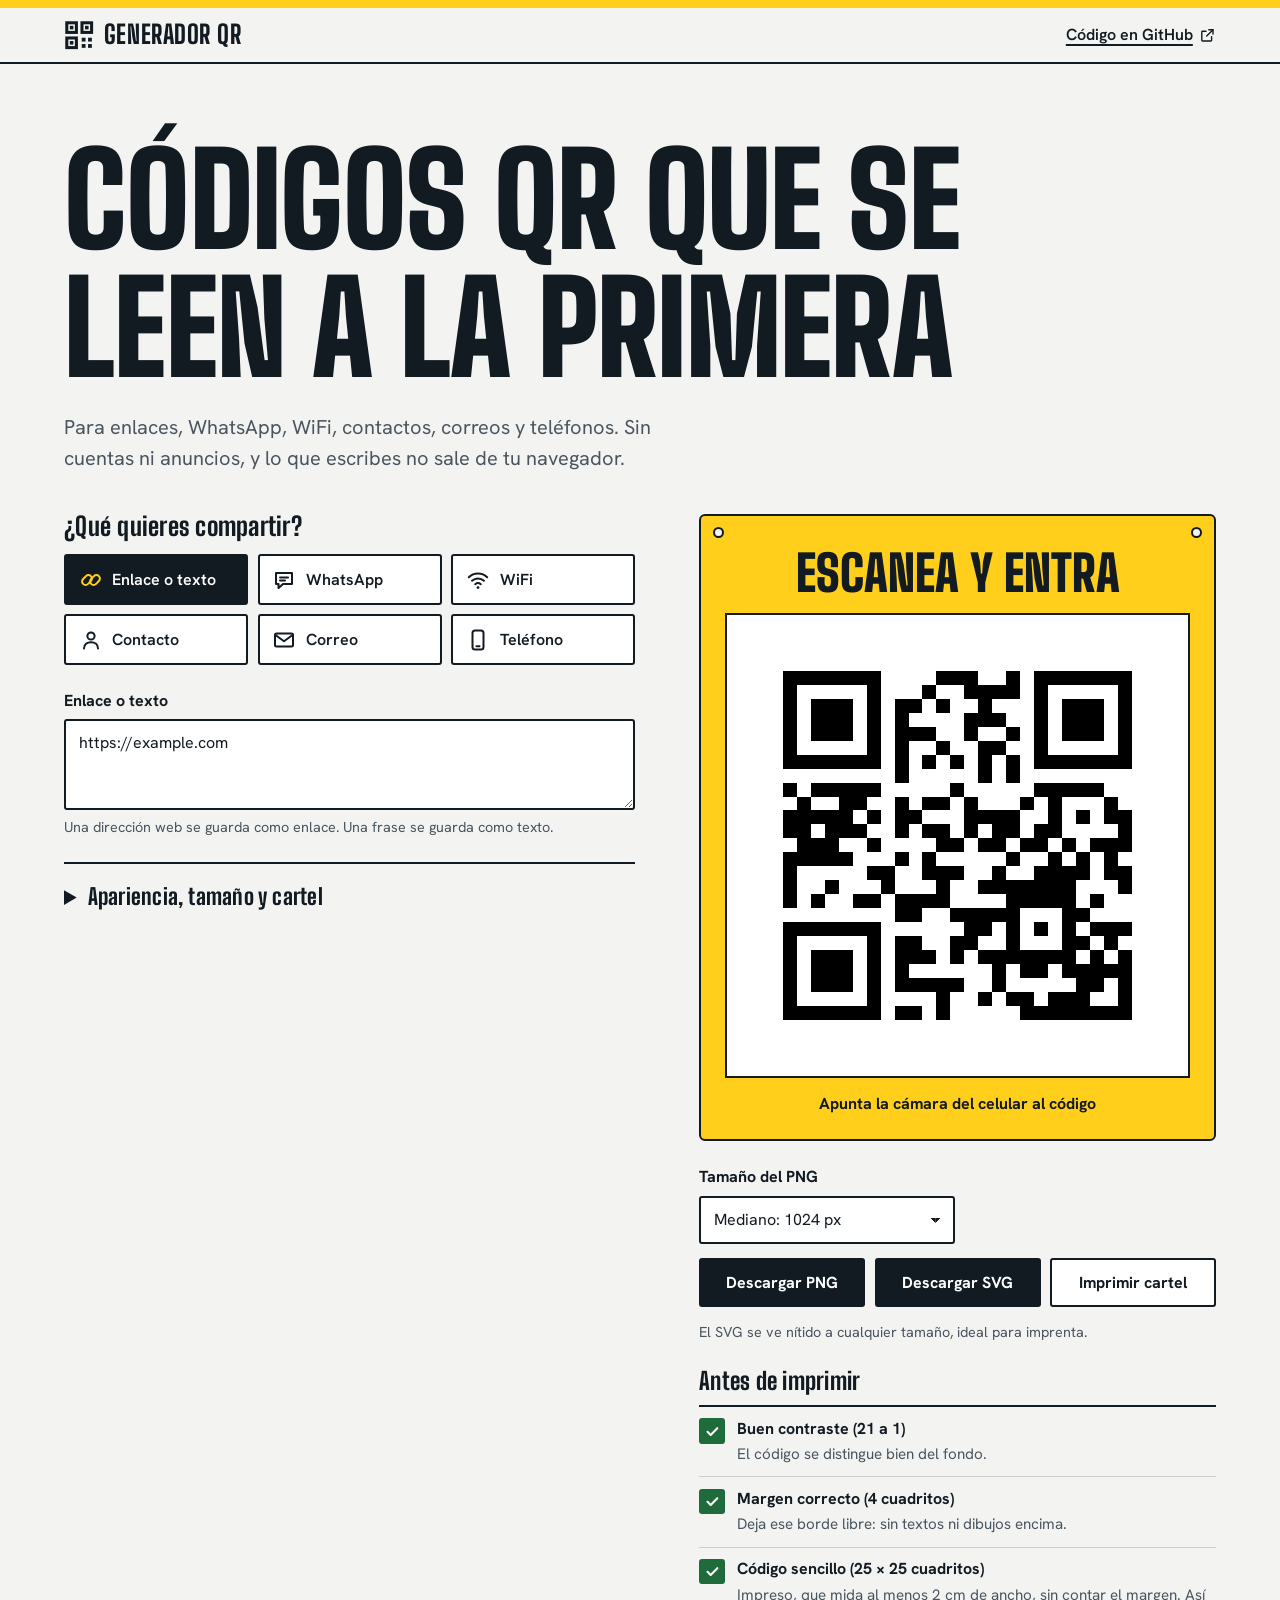
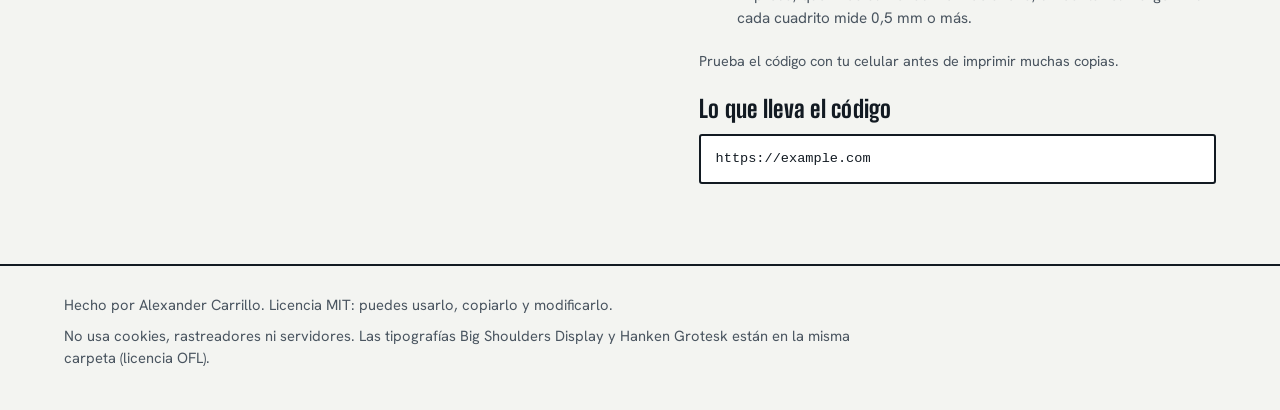
<file: index.html>
<!doctype html>
<html lang="es">
<head>
<meta charset="utf-8">
<meta name="viewport" content="width=device-width, initial-scale=1">
<meta http-equiv="Content-Security-Policy" content="default-src 'none'; script-src 'self'; style-src 'self'; img-src 'self' data:; font-src 'self'; connect-src 'none'; form-action 'none'; base-uri 'none'; object-src 'none'; require-trusted-types-for 'script'">
<meta name="referrer" content="no-referrer">
<title>Generador de códigos QR</title>
<meta name="description" content="Genera códigos QR de enlaces, WhatsApp, WiFi, contactos, correos y teléfonos. Sin cuentas ni anuncios, y sin enviar nada a internet. Descarga en PNG o SVG, o imprime un cartel.">
<meta name="theme-color" content="#ffcf1b">
<meta property="og:type" content="website">
<meta property="og:locale" content="es_CL">
<meta property="og:title" content="Generador de códigos QR">
<meta property="og:description" content="QR de enlaces, WhatsApp, WiFi y contactos. Sin cuentas, sin anuncios y sin enviar nada a internet.">
<meta property="og:image" content="https://salvadorprogramador.github.io/generador-qr/assets/img/og.png">
<meta name="twitter:card" content="summary_large_image">
<link rel="icon" href="assets/img/favicon.svg" type="image/svg+xml">
<link rel="apple-touch-icon" href="assets/img/apple-touch-icon.png">
<link rel="stylesheet" href="assets/css/estilo.css">
<script src="assets/js/qr.js" defer></script>
<script src="assets/js/payload.js" defer></script>
<script src="assets/js/color.js" defer></script>
<script src="assets/js/main.js" defer></script>
</head>
<body>

<svg class="sprite" width="0" height="0" aria-hidden="true" focusable="false">
  <defs>
    <symbol id="i-logo" viewBox="0 0 24 24">
      <g fill="none" stroke="currentColor" stroke-width="2.4">
        <rect x="2.2" y="2.2" width="7.6" height="7.6"/><rect x="14.2" y="2.2" width="7.6" height="7.6"/><rect x="2.2" y="14.2" width="7.6" height="7.6"/>
      </g>
      <g fill="currentColor">
        <rect x="4.6" y="4.6" width="2.8" height="2.8"/><rect x="16.6" y="4.6" width="2.8" height="2.8"/><rect x="4.6" y="16.6" width="2.8" height="2.8"/>
        <rect x="14" y="14" width="3" height="3"/><rect x="19" y="14" width="3" height="3"/><rect x="14" y="19" width="3" height="3"/><rect x="19" y="19" width="3" height="3"/>
      </g>
    </symbol>
    <symbol id="i-enlace" viewBox="0 0 24 24"><g fill="none" stroke="currentColor" stroke-width="2" stroke-linecap="round" stroke-linejoin="round">
      <rect x="2.5" y="8.5" width="11" height="7" rx="3.5" transform="rotate(-45 8 12)"/><rect x="10.5" y="8.5" width="11" height="7" rx="3.5" transform="rotate(-45 16 12)"/></g></symbol>
    <symbol id="i-whatsapp" viewBox="0 0 24 24"><g fill="none" stroke="currentColor" stroke-width="2" stroke-linecap="round" stroke-linejoin="round">
      <path d="M4 5h16v11h-9l-4.5 4v-4H4z"/><path d="M8 9.5h8M8 12.5h5"/></g></symbol>
    <symbol id="i-wifi" viewBox="0 0 24 24"><g fill="none" stroke="currentColor" stroke-width="2" stroke-linecap="round">
      <path d="M2.8 9.2a13.5 13.5 0 0 1 18.4 0"/><path d="M6 12.7a9 9 0 0 1 12 0"/><path d="M9.2 16.2a4.5 4.5 0 0 1 5.6 0"/></g><circle cx="12" cy="19.6" r="1.4" fill="currentColor"/></symbol>
    <symbol id="i-contacto" viewBox="0 0 24 24"><g fill="none" stroke="currentColor" stroke-width="2" stroke-linecap="round" stroke-linejoin="round">
      <circle cx="12" cy="8" r="3.6"/><path d="M5 20.5c0-4 3-6.3 7-6.3s7 2.3 7 6.3"/></g></symbol>
    <symbol id="i-correo" viewBox="0 0 24 24"><g fill="none" stroke="currentColor" stroke-width="2" stroke-linecap="round" stroke-linejoin="round">
      <rect x="3" y="5.5" width="18" height="13" rx="1.5"/><path d="M3.5 7l8.5 6.2L20.5 7"/></g></symbol>
    <symbol id="i-telefono" viewBox="0 0 24 24"><g fill="none" stroke="currentColor" stroke-width="2" stroke-linecap="round" stroke-linejoin="round">
      <rect x="6.5" y="2.5" width="11" height="19" rx="2.5"/><path d="M10.5 18.2h3"/></g></symbol>
    <symbol id="i-ok" viewBox="0 0 24 24"><path d="M5 12.5l4.6 4.6L19 7.4" fill="none" stroke="currentColor" stroke-width="3" stroke-linecap="round" stroke-linejoin="round"/></symbol>
    <symbol id="i-aviso" viewBox="0 0 24 24"><g fill="none" stroke="currentColor" stroke-width="3" stroke-linecap="round"><path d="M12 5.5v8"/><path d="M12 18.5v.01"/></g></symbol>
    <symbol id="i-mal" viewBox="0 0 24 24"><path d="M6.5 6.5l11 11M17.5 6.5l-11 11" fill="none" stroke="currentColor" stroke-width="3" stroke-linecap="round"/></symbol>
    <symbol id="i-externo" viewBox="0 0 24 24"><g fill="none" stroke="currentColor" stroke-width="2" stroke-linecap="round" stroke-linejoin="round"><path d="M14 4h6v6"/><path d="M20 4l-9 9"/><path d="M18 14v5a1 1 0 0 1-1 1H5a1 1 0 0 1-1-1V7a1 1 0 0 1 1-1h5"/></g></symbol>
  </defs>
</svg>

<a class="saltar" href="#principal">Saltar al contenido</a>

<header class="cabecera">
  <div class="contenedor cabecera__fila">
    <p class="marca"><svg aria-hidden="true"><use href="#i-logo"/></svg><span>Generador QR</span></p>
    <a class="enlace-externo" href="https://github.com/salvadorprogramador/generador-qr" target="_blank" rel="noopener noreferrer">Código en GitHub<svg aria-hidden="true"><use href="#i-externo"/></svg><span class="sr-only"> (se abre en una pestaña nueva)</span></a>
  </div>
</header>

<main id="principal" tabindex="-1">

  <section class="portada contenedor">
    <h1>Códigos QR que se leen a la primera</h1>
    <p class="portada__bajada">Para enlaces, WhatsApp, WiFi, contactos, correos y teléfonos. Sin cuentas ni anuncios, y lo que escribes no sale de tu navegador.</p>
  </section>

  <noscript>
    <div class="contenedor"><p class="sin-js">Este generador necesita JavaScript para dibujar el código. Actívalo en tu navegador y recarga la página.</p></div>
  </noscript>

  <div class="taller contenedor">

    <form class="formulario" id="formulario" novalidate autocomplete="off">

      <fieldset class="tipos">
        <legend>¿Qué quieres compartir?</legend>
        <div class="tipos__rejilla">
          <div class="tipo"><input class="sr-only" type="radio" name="tipo" id="tipo-enlace" value="enlace" checked><label for="tipo-enlace"><svg aria-hidden="true"><use href="#i-enlace"/></svg>Enlace o texto</label></div>
          <div class="tipo"><input class="sr-only" type="radio" name="tipo" id="tipo-whatsapp" value="whatsapp"><label for="tipo-whatsapp"><svg aria-hidden="true"><use href="#i-whatsapp"/></svg>WhatsApp</label></div>
          <div class="tipo"><input class="sr-only" type="radio" name="tipo" id="tipo-wifi" value="wifi"><label for="tipo-wifi"><svg aria-hidden="true"><use href="#i-wifi"/></svg>WiFi</label></div>
          <div class="tipo"><input class="sr-only" type="radio" name="tipo" id="tipo-contacto" value="contacto"><label for="tipo-contacto"><svg aria-hidden="true"><use href="#i-contacto"/></svg>Contacto</label></div>
          <div class="tipo"><input class="sr-only" type="radio" name="tipo" id="tipo-correo" value="correo"><label for="tipo-correo"><svg aria-hidden="true"><use href="#i-correo"/></svg>Correo</label></div>
          <div class="tipo"><input class="sr-only" type="radio" name="tipo" id="tipo-telefono" value="telefono"><label for="tipo-telefono"><svg aria-hidden="true"><use href="#i-telefono"/></svg>Teléfono</label></div>
        </div>
      </fieldset>

      <!-- ===== Enlace o texto ===== -->
      <div class="grupo" id="grupo-enlace" data-tipo="enlace">
        <div class="campo">
          <label for="texto">Enlace o texto</label>
          <textarea id="texto" data-campo rows="3" maxlength="2000" spellcheck="false" aria-describedby="pista-texto err-texto">https://example.com</textarea>
          <p class="pista" id="pista-texto">Una dirección web se guarda como enlace. Una frase se guarda como texto.</p>
          <p class="error" id="err-texto"></p>
        </div>
      </div>

      <!-- ===== WhatsApp ===== -->
      <div class="grupo" id="grupo-whatsapp" data-tipo="whatsapp" hidden>
        <div class="campo">
          <label for="wa-numero">Número de WhatsApp</label>
          <input id="wa-numero" data-campo type="tel" inputmode="tel" autocomplete="off" maxlength="24" placeholder="+56 9 1234 5678" aria-describedby="pista-wa-numero err-wa-numero">
          <p class="pista" id="pista-wa-numero">Con código de país. Un celular chileno de 9 dígitos recibe el +56 solo.</p>
          <p class="error" id="err-wa-numero"></p>
        </div>
        <div class="campo">
          <label for="wa-mensaje">Mensaje inicial <span class="opcional">(opcional)</span></label>
          <textarea id="wa-mensaje" data-campo rows="3" maxlength="500" aria-describedby="pista-wa-mensaje err-wa-mensaje" placeholder="Hola, quisiera hacer un pedido"></textarea>
          <p class="pista" id="pista-wa-mensaje">Aparece escrito cuando la persona abre el chat.</p>
          <p class="error" id="err-wa-mensaje"></p>
        </div>
      </div>

      <!-- ===== WiFi ===== -->
      <div class="grupo" id="grupo-wifi" data-tipo="wifi" hidden>
        <div class="campo">
          <label for="wifi-nombre">Nombre de la red</label>
          <input id="wifi-nombre" data-campo type="text" maxlength="32" autocomplete="off" spellcheck="false" aria-describedby="err-wifi-nombre">
          <p class="error" id="err-wifi-nombre"></p>
        </div>
        <div class="campo">
          <label for="wifi-seguridad">Seguridad</label>
          <select id="wifi-seguridad" data-campo>
            <option value="WPA" selected>WPA2 o WPA3 (lo normal)</option>
            <option value="WEP">WEP (antiguo)</option>
            <option value="nopass">Sin clave</option>
          </select>
        </div>
        <div class="campo" id="campo-wifi-clave">
          <label for="wifi-clave">Clave</label>
          <input id="wifi-clave" data-campo type="password" maxlength="63" autocomplete="new-password" spellcheck="false" aria-describedby="pista-wifi-clave err-wifi-clave">
          <p class="pista" id="pista-wifi-clave">La clave queda dentro del código. Quien lo escanee podrá conectarse sin verla.</p>
          <p class="error" id="err-wifi-clave"></p>
          <p class="casilla"><input type="checkbox" id="wifi-ver"><label for="wifi-ver">Mostrar la clave</label></p>
        </div>
        <p class="casilla"><input type="checkbox" id="wifi-oculta" data-campo><label for="wifi-oculta">La red es oculta (no aparece en la lista)</label></p>
      </div>

      <!-- ===== Contacto ===== -->
      <div class="grupo" id="grupo-contacto" data-tipo="contacto" hidden>
        <div class="par">
          <div class="campo">
            <label for="c-nombre">Nombre</label>
            <input id="c-nombre" data-campo type="text" maxlength="60" autocomplete="off" aria-describedby="err-c-nombre">
            <p class="error" id="err-c-nombre"></p>
          </div>
          <div class="campo">
            <label for="c-apellido">Apellido</label>
            <input id="c-apellido" data-campo type="text" maxlength="60" autocomplete="off">
          </div>
        </div>
        <div class="par">
          <div class="campo">
            <label for="c-empresa">Empresa <span class="opcional">(opcional)</span></label>
            <input id="c-empresa" data-campo type="text" maxlength="80" autocomplete="off">
          </div>
          <div class="campo">
            <label for="c-cargo">Cargo <span class="opcional">(opcional)</span></label>
            <input id="c-cargo" data-campo type="text" maxlength="80" autocomplete="off">
          </div>
        </div>
        <div class="campo">
          <label for="c-tel">Teléfono <span class="opcional">(opcional)</span></label>
          <input id="c-tel" data-campo type="tel" inputmode="tel" maxlength="24" autocomplete="off" placeholder="+56 9 1234 5678" aria-describedby="err-c-tel">
          <p class="error" id="err-c-tel"></p>
        </div>
        <div class="campo">
          <label for="c-correo">Correo <span class="opcional">(opcional)</span></label>
          <input id="c-correo" data-campo type="email" maxlength="120" autocomplete="off" spellcheck="false" aria-describedby="err-c-correo">
          <p class="error" id="err-c-correo"></p>
        </div>
        <div class="campo">
          <label for="c-web">Sitio web <span class="opcional">(opcional)</span></label>
          <input id="c-web" data-campo type="text" inputmode="url" maxlength="200" autocomplete="off" spellcheck="false" aria-describedby="err-c-web">
          <p class="error" id="err-c-web"></p>
        </div>
      </div>

      <!-- ===== Correo ===== -->
      <div class="grupo" id="grupo-correo" data-tipo="correo" hidden>
        <div class="campo">
          <label for="m-correo">Correo de destino</label>
          <input id="m-correo" data-campo type="email" maxlength="120" autocomplete="off" spellcheck="false" aria-describedby="err-m-correo">
          <p class="error" id="err-m-correo"></p>
        </div>
        <div class="campo">
          <label for="m-asunto">Asunto <span class="opcional">(opcional)</span></label>
          <input id="m-asunto" data-campo type="text" maxlength="200" autocomplete="off" aria-describedby="err-m-asunto">
          <p class="error" id="err-m-asunto"></p>
        </div>
        <div class="campo">
          <label for="m-cuerpo">Mensaje <span class="opcional">(opcional)</span></label>
          <textarea id="m-cuerpo" data-campo rows="3" maxlength="800" aria-describedby="err-m-cuerpo"></textarea>
          <p class="error" id="err-m-cuerpo"></p>
        </div>
      </div>

      <!-- ===== Teléfono ===== -->
      <div class="grupo" id="grupo-telefono" data-tipo="telefono" hidden>
        <div class="campo">
          <label for="t-numero">Número de teléfono</label>
          <input id="t-numero" data-campo type="tel" inputmode="tel" maxlength="24" autocomplete="off" placeholder="+56 9 1234 5678" aria-describedby="pista-t-numero err-t-numero">
          <p class="pista" id="pista-t-numero">Al escanear, el celular ofrece llamar a este número.</p>
          <p class="error" id="err-t-numero"></p>
        </div>
      </div>

      <p class="ir-al-codigo"><a href="#salida">Ver el código</a></p>

      <details class="apariencia" id="apariencia">
        <summary>Apariencia, tamaño y cartel</summary>
        <div class="apariencia__cuerpo">
          <div class="campo">
            <label for="titulo">Título del cartel <span class="opcional">(opcional)</span></label>
            <input id="titulo" type="text" maxlength="40" autocomplete="off" aria-describedby="pista-titulo">
            <p class="pista" id="pista-titulo">Sale sobre el código, en pantalla y al imprimir.</p>
          </div>
          <div class="campo">
            <label for="nivel">Corrección de errores</label>
            <select id="nivel">
              <option value="L">Baja (7 %): código más simple</option>
              <option value="M" selected>Media (15 %): recomendada</option>
              <option value="Q">Alta (25 %)</option>
              <option value="H">Máxima (30 %): código más denso</option>
            </select>
            <p class="pista">Más corrección permite leerlo aunque se ensucie o se rompa un poco, pero agrega cuadritos.</p>
          </div>
          <div class="par">
            <div class="campo">
              <label for="color-codigo">Color del código</label>
              <input id="color-codigo" type="color" value="#000000">
            </div>
            <div class="campo">
              <label for="color-fondo">Color del fondo</label>
              <input id="color-fondo" type="color" value="#ffffff">
            </div>
          </div>
          <div class="campo campo--corto">
            <label for="margen">Margen (en cuadritos)</label>
            <input id="margen" type="number" min="0" max="10" step="1" value="4" inputmode="numeric" aria-describedby="err-margen">
            <p class="error" id="err-margen"></p>
          </div>
          <p class="restablecer"><button type="button" class="boton boton--claro boton--chico" id="restablecer">Volver a los valores recomendados</button></p>
        </div>
      </details>

    </form>

    <section class="salida" id="salida" tabindex="-1" aria-label="Tu código QR">

      <figure class="cartel" id="cartel">
        <p class="cartel__titulo" id="cartel-titulo" hidden></p>
        <div class="ficha" id="ficha">
          <svg id="qr" class="qr" viewBox="0 0 29 29" role="img" aria-label="Código QR" hidden>
            <rect id="qr-fondo" width="29" height="29" fill="#ffffff"/>
            <path id="qr-trazo" d="" fill="#000000" shape-rendering="crispEdges"/>
          </svg>
          <div class="vacio" id="vacio">
            <p id="vacio-texto">Completa los datos y aquí aparece tu código.</p>
          </div>
        </div>
        <figcaption class="cartel__pie" id="cartel-pie">Apunta la cámara del celular al código</figcaption>
      </figure>

      <div class="acciones">
        <div class="acciones__tamano">
          <label for="tamano">Tamaño del PNG</label>
          <select id="tamano">
            <option value="512">Pequeño: 512 px</option>
            <option value="1024" selected>Mediano: 1024 px</option>
            <option value="2048">Grande: 2048 px</option>
            <option value="4096">Imprenta: 4096 px</option>
          </select>
        </div>
        <div class="acciones__botones">
          <button type="button" class="boton" id="bajar-png" disabled>Descargar PNG</button>
          <button type="button" class="boton" id="bajar-svg" disabled>Descargar SVG</button>
          <button type="button" class="boton boton--claro" id="imprimir" disabled>Imprimir cartel</button>
        </div>
        <p class="pista" id="pista-descarga">El SVG se ve nítido a cualquier tamaño, ideal para imprenta.</p>
      </div>

      <section class="revision" aria-labelledby="revision-titulo">
        <h2 id="revision-titulo">Antes de imprimir</h2>
        <ul class="revision__lista" id="revision"></ul>
        <p class="pista">Prueba el código con tu celular antes de imprimir muchas copias.</p>
      </section>

      <section class="contenido" aria-labelledby="contenido-titulo">
        <h2 id="contenido-titulo">Lo que lleva el código</h2>
        <pre class="contenido__texto" id="contenido" tabindex="0" aria-label="Texto que lleva el código">Nada todavía.</pre>
        <p class="pista" id="aviso-tipo" hidden></p>
      </section>

    </section>
  </div>

</main>

<footer class="pie">
  <div class="contenedor pie__fila">
    <p>Hecho por Alexander Carrillo. Licencia MIT: puedes usarlo, copiarlo y modificarlo.</p>
    <p>No usa cookies, rastreadores ni servidores. Las tipografías Big Shoulders Display y Hanken Grotesk están en la misma carpeta (licencia OFL).</p>
  </div>
</footer>

<div class="sr-only" id="anuncio" role="status" aria-live="polite"></div>

</body>
</html>
</file>
<file: assets/css/estilo.css>
/* ==========================================================================
   Generador QR — estilos
   Idea: un cartel de señalética. Amarillo de seguridad, tinta casi negra y una
   tipografía angosta de rótulo. El cartel con el código es lo único que lleva color.
   ========================================================================== */

@font-face {
  font-family: "Big Shoulders Display";
  src: url("../fonts/big-shoulders-display-latin.woff2") format("woff2");
  font-weight: 100 900;
  font-style: normal;
  font-display: swap;
}
@font-face {
  font-family: "Hanken Grotesk";
  src: url("../fonts/hanken-grotesk-latin.woff2") format("woff2");
  font-weight: 100 900;
  font-style: normal;
  font-display: swap;
}

:root {
  --papel: #f3f4f1;
  --blanco: #ffffff;
  --tinta: #121a22;
  --tinta-2: #4a5560;
  --linea: #c9ced2;
  --senal: #ffcf1b;
  --alerta: #b3261e;
  --correcto: #1f6b3b;

  --rotulo: "Big Shoulders Display", "Arial Narrow", "Helvetica Neue", sans-serif;
  --texto: "Hanken Grotesk", system-ui, -apple-system, "Segoe UI", Roboto, sans-serif;

  --borde: 2px;
  --radio: 3px;
  --ancho: 72rem;
  color-scheme: light;
}

*, *::before, *::after { box-sizing: border-box; }
html { -webkit-text-size-adjust: 100%; }
body {
  margin: 0;
  background: var(--papel);
  color: var(--tinta);
  font-family: var(--texto);
  font-size: 1rem;
  line-height: 1.55;
  -webkit-font-smoothing: antialiased;
}
h1, h2, p, ul, figure, fieldset, legend { margin: 0; padding: 0; }
ul { list-style: none; }
button, input, select, textarea { font: inherit; color: inherit; }
[hidden] { display: none !important; }

.contenedor { width: min(100% - 2rem, var(--ancho)); margin-inline: auto; }

.sprite { position: absolute; width: 0; height: 0; overflow: hidden; }

.sr-only {
  position: absolute; width: 1px; height: 1px; margin: -1px; padding: 0;
  overflow: hidden; clip: rect(0 0 0 0); white-space: nowrap; border: 0;
}

:focus-visible { outline: 3px solid var(--tinta); outline-offset: 3px; }
:focus:not(:focus-visible) { outline: none; }
main:focus, .salida:focus { outline: none; }

.saltar {
  position: absolute; left: 1rem; top: -4rem; z-index: 10;
  background: var(--tinta); color: var(--blanco);
  padding: .6rem 1rem; border-radius: var(--radio); text-decoration: none; font-weight: 600;
}
.saltar:focus { top: 1rem; }

/* ---------- Cabecera ---------- */
.cabecera { border-top: .5rem solid var(--senal); border-bottom: var(--borde) solid var(--tinta); background: var(--papel); }
.cabecera__fila { display: flex; align-items: center; justify-content: space-between; gap: 1rem; padding-block: .75rem; }
.marca { display: flex; align-items: center; gap: .6rem; font-family: var(--rotulo); font-weight: 800; font-size: 1.6rem; letter-spacing: .02em; text-transform: uppercase; line-height: 1; }
.marca svg { width: 1.9rem; height: 1.9rem; }
.enlace-externo { display: inline-flex; align-items: center; gap: .4rem; color: var(--tinta); font-weight: 600; text-decoration-thickness: 2px; text-underline-offset: .25em; }
.enlace-externo svg { width: 1.05rem; height: 1.05rem; }
.enlace-externo:hover { text-decoration-color: var(--senal); }

/* ---------- Portada ---------- */
.portada { padding-block: clamp(2rem, 6vw, 4.5rem) clamp(1.5rem, 4vw, 2.5rem); }
.portada h1 {
  font-family: var(--rotulo);
  font-weight: 900;
  font-size: clamp(3.4rem, 11vw, 8rem);
  line-height: 1;
  letter-spacing: -.005em;
  text-transform: uppercase;
  max-width: 14ch;
  text-wrap: balance;
}
.portada__bajada { margin-top: 1.25rem; max-width: 40rem; font-size: clamp(1.05rem, 2.2vw, 1.25rem); color: var(--tinta-2); }

.sin-js { padding: 1rem; border: var(--borde) solid var(--tinta); background: var(--senal); font-weight: 600; margin-bottom: 1.5rem; }

/* ---------- Taller: formulario + cartel ---------- */
.taller { display: grid; gap: 2.5rem; padding-bottom: clamp(3rem, 8vw, 5rem); align-items: start; }
@media (min-width: 62rem) {
  .taller { grid-template-columns: minmax(0, 1.05fr) minmax(0, .95fr); gap: clamp(2.5rem, 5vw, 4.5rem); }
  .salida { position: sticky; top: 1.25rem; }
  .ir-al-codigo { display: none; }
}

.formulario > * + * { margin-top: 1.5rem; }

.tipos { border: 0; min-width: 0; }
.tipos legend { font-family: var(--rotulo); font-weight: 800; font-size: 1.6rem; line-height: 1; letter-spacing: .01em; margin-bottom: .9rem; }
.tipos__rejilla { display: grid; grid-template-columns: repeat(auto-fill, minmax(9.5rem, 1fr)); gap: .6rem; }
.tipo label {
  display: flex; align-items: center; gap: .6rem; height: 100%;
  padding: .7rem .8rem; background: var(--blanco);
  border: var(--borde) solid var(--tinta); border-radius: var(--radio);
  font-weight: 600; line-height: 1.2; cursor: pointer;
  transition: background-color .12s, color .12s;
}
.tipo label svg { flex: none; width: 1.5rem; height: 1.5rem; }
.tipo label:hover { background: var(--senal); }
.tipo input:checked + label { background: var(--tinta); color: var(--blanco); }
.tipo input:checked + label svg { color: var(--senal); }
.tipo input:focus-visible + label { outline: 3px solid var(--tinta); outline-offset: 3px; }

/* ---------- Campos ---------- */
.grupo > * + * { margin-top: 1.1rem; }
.par { display: grid; gap: 1.1rem; }
@media (min-width: 34rem) { .par { grid-template-columns: 1fr 1fr; } }

.campo > label { display: block; font-weight: 700; margin-bottom: .35rem; }
.opcional { font-weight: 400; color: var(--tinta-2); }
.campo input[type="text"], .campo input[type="tel"], .campo input[type="email"], .campo input[type="password"],
.campo input[type="number"], .campo select, .campo textarea {
  display: block; width: 100%;
  padding: .7rem .8rem;
  background: var(--blanco);
  border: var(--borde) solid var(--tinta);
  border-radius: var(--radio);
  line-height: 1.35;
}
.campo textarea { resize: vertical; min-height: 5.5rem; }
.campo select { appearance: none; padding-right: 2.4rem; background-image: linear-gradient(45deg, transparent 50%, var(--tinta) 50%), linear-gradient(135deg, var(--tinta) 50%, transparent 50%); background-position: calc(100% - 1.1rem) 52%, calc(100% - .8rem) 52%; background-size: .3rem .3rem; background-repeat: no-repeat; }
.campo input[type="color"] { display: block; width: 100%; height: 3rem; padding: .2rem; background: var(--blanco); border: var(--borde) solid var(--tinta); border-radius: var(--radio); cursor: pointer; }
.campo--corto { max-width: 11rem; }
.campo input:focus-visible, .campo select:focus-visible, .campo textarea:focus-visible { outline: 3px solid var(--tinta); outline-offset: 3px; background: #fffdf0; }
.campo [aria-invalid="true"] { border-color: var(--alerta); box-shadow: inset 0 0 0 1px var(--alerta); }

.pista { margin-top: .35rem; font-size: .9rem; color: var(--tinta-2); }
.error { margin-top: .35rem; font-size: .92rem; font-weight: 600; color: var(--alerta); }
.error:empty { display: none; }

.casilla { display: flex; align-items: center; gap: .6rem; margin-top: .6rem; }
.casilla input { width: 1.2rem; height: 1.2rem; margin: 0; accent-color: var(--tinta); flex: none; }
.casilla label { font-weight: 500; }

.ir-al-codigo a { font-weight: 700; color: var(--tinta); text-underline-offset: .25em; text-decoration-thickness: 2px; }

.apariencia { border-top: var(--borde) solid var(--tinta); padding-top: 1rem; }
.apariencia summary { cursor: pointer; font-family: var(--rotulo); font-weight: 800; font-size: 1.4rem; line-height: 1.2; letter-spacing: .01em; padding-block: .25rem; }
.apariencia summary:focus-visible { outline: 3px solid var(--tinta); outline-offset: 3px; }
.apariencia__cuerpo { margin-top: 1rem; }
.apariencia__cuerpo > * + * { margin-top: 1.1rem; }

/* ---------- Botones ---------- */
.boton {
  display: inline-flex; align-items: center; justify-content: center;
  padding: .8rem 1.2rem; min-height: 3rem;
  background: var(--tinta); color: var(--blanco);
  border: var(--borde) solid var(--tinta); border-radius: var(--radio);
  font-weight: 700; line-height: 1.2; cursor: pointer;
  transition: background-color .12s, color .12s;
}
.boton:hover:not(:disabled) { background: var(--senal); color: var(--tinta); }
.boton--claro { background: var(--blanco); color: var(--tinta); }
.boton--chico { min-height: 2.5rem; padding: .5rem .9rem; font-size: .92rem; }
.boton:disabled { opacity: .4; cursor: not-allowed; }

/* ---------- Salida ---------- */
.salida > * + * { margin-top: 1.5rem; }

.cartel {
  position: relative;
  background: var(--senal);
  border: var(--borde) solid var(--tinta);
  border-radius: 6px;
  padding: 2rem 1.5rem 1.4rem;
}
/* Los dos agujeros por donde se cuelga el cartel */
.cartel::before, .cartel::after {
  content: ""; position: absolute; top: .65rem; width: .7rem; height: .7rem;
  border: var(--borde) solid var(--tinta); border-radius: 50%; background: var(--papel);
}
.cartel::before { left: .75rem; }
.cartel::after { right: .75rem; }

.cartel__titulo {
  font-family: var(--rotulo); font-weight: 900; text-transform: uppercase;
  font-size: clamp(2rem, 5.2vw, 3.1rem); line-height: .95; text-align: center;
  margin: .1rem 0 1rem; text-wrap: balance; overflow-wrap: anywhere;
}
.ficha {
  background: var(--blanco); border: var(--borde) solid var(--tinta);
  aspect-ratio: 1; display: flex; align-items: center; justify-content: center;
  overflow: hidden;
}
.qr { display: block; width: 100%; height: 100%; }
.vacio { padding: 2rem; text-align: center; color: var(--tinta-2); font-weight: 600; max-width: 24rem; }
.cartel__pie { margin-top: .9rem; text-align: center; font-weight: 700; }

/* La única animación: una pasada de arriba hacia abajo, como un escáner, la primera vez */
@media (prefers-reduced-motion: no-preference) {
  .qr--entrada { animation: escaneo .9s steps(18, end) both; }
}
@keyframes escaneo {
  from { clip-path: inset(0 0 100% 0); }
  to { clip-path: inset(0 0 0 0); }
}

.acciones { display: grid; gap: .9rem; }
.acciones__tamano label { display: block; font-weight: 700; margin-bottom: .35rem; }
.acciones__tamano select {
  display: block; width: 100%; max-width: 16rem;
  padding: .7rem 2.4rem .7rem .8rem; background-color: var(--blanco);
  border: var(--borde) solid var(--tinta); border-radius: var(--radio); appearance: none; line-height: 1.35;
  background-image: linear-gradient(45deg, transparent 50%, var(--tinta) 50%), linear-gradient(135deg, var(--tinta) 50%, transparent 50%);
  background-position: calc(100% - 1.1rem) 52%, calc(100% - .8rem) 52%; background-size: .3rem .3rem; background-repeat: no-repeat;
}
.acciones__tamano select:focus-visible { outline: 3px solid var(--tinta); outline-offset: 3px; }
.acciones__botones { display: flex; flex-wrap: wrap; gap: .6rem; }
.acciones__botones .boton { flex: 1 1 9rem; }
.acciones .pista { margin-top: 0; }

.salida h2 { font-family: var(--rotulo); font-weight: 800; font-size: 1.5rem; line-height: 1.1; letter-spacing: .01em; margin-bottom: .7rem; }

.revision__lista > li { display: flex; gap: .75rem; align-items: flex-start; padding-block: .6rem; border-top: 1px solid var(--linea); }
.revision__lista > li:first-child { border-top: var(--borde) solid var(--tinta); }
.revision__marca { flex: none; display: grid; place-items: center; width: 1.6rem; height: 1.6rem; border-radius: 3px; margin-top: .1rem; }
.revision__marca svg { width: 1.05rem; height: 1.05rem; }
li[data-estado="ok"] .revision__marca { background: var(--correcto); color: var(--blanco); }
li[data-estado="aviso"] .revision__marca { background: var(--senal); color: var(--tinta); border: 2px solid var(--tinta); }
li[data-estado="mal"] .revision__marca { background: var(--alerta); color: var(--blanco); }
.revision__texto { display: grid; gap: .1rem; font-size: .95rem; color: var(--tinta-2); }
.revision__texto strong { color: var(--tinta); font-size: 1rem; }
.revision .pista { margin-top: .6rem; }

.contenido__texto {
  margin: 0; padding: .8rem .9rem; background: var(--blanco);
  border: var(--borde) solid var(--tinta); border-radius: var(--radio);
  font-family: ui-monospace, "SFMono-Regular", Menlo, Consolas, monospace; font-size: .85rem; line-height: 1.5;
  white-space: pre-wrap; overflow-wrap: anywhere; max-height: 11rem; overflow: auto;
}

/* ---------- Pie ---------- */
.pie { border-top: var(--borde) solid var(--tinta); padding-block: 1.75rem 2.5rem; color: var(--tinta-2); font-size: .92rem; }
.pie__fila { display: grid; gap: .5rem; }
.pie__fila p { max-width: 52rem; }

/* ---------- Teléfonos angostos ---------- */
@media (max-width: 24rem) {
  .marca { font-size: 1.3rem; }
  .marca svg { width: 1.6rem; height: 1.6rem; }
  .enlace-externo { font-size: .88rem; }
}
@media (max-width: 30rem) {
  .cartel { padding: 1.9rem 1rem 1.1rem; }
  .acciones__botones .boton { flex-basis: 100%; }
}

/* ---------- Impresión: solo el cartel ---------- */
@media print {
  @page { size: A4 portrait; margin: 14mm; }
  body { background: #fff; }
  .saltar, .cabecera, .portada, .formulario, .pie, .acciones, .revision, .contenido, noscript, .ir-al-codigo, #anuncio { display: none !important; }
  .taller { display: block; padding: 0; width: 100%; }
  .salida { position: static; }
  .cartel {
    background: #fff; border: 4pt solid #000; border-radius: 0;
    padding: 18mm 14mm 12mm; margin: 0 auto; max-width: 170mm;
    -webkit-print-color-adjust: exact; print-color-adjust: exact;
    break-inside: avoid;
  }
  .cartel::before, .cartel::after { display: none; }
  .cartel__titulo { color: #000; font-size: 44pt; margin-bottom: 10mm; }
  .ficha { border: 2pt solid #000; width: 130mm; margin-inline: auto; }
  .qr { -webkit-print-color-adjust: exact; print-color-adjust: exact; }
  .cartel__pie { color: #000; font-size: 16pt; margin-top: 8mm; }
}
</file>
